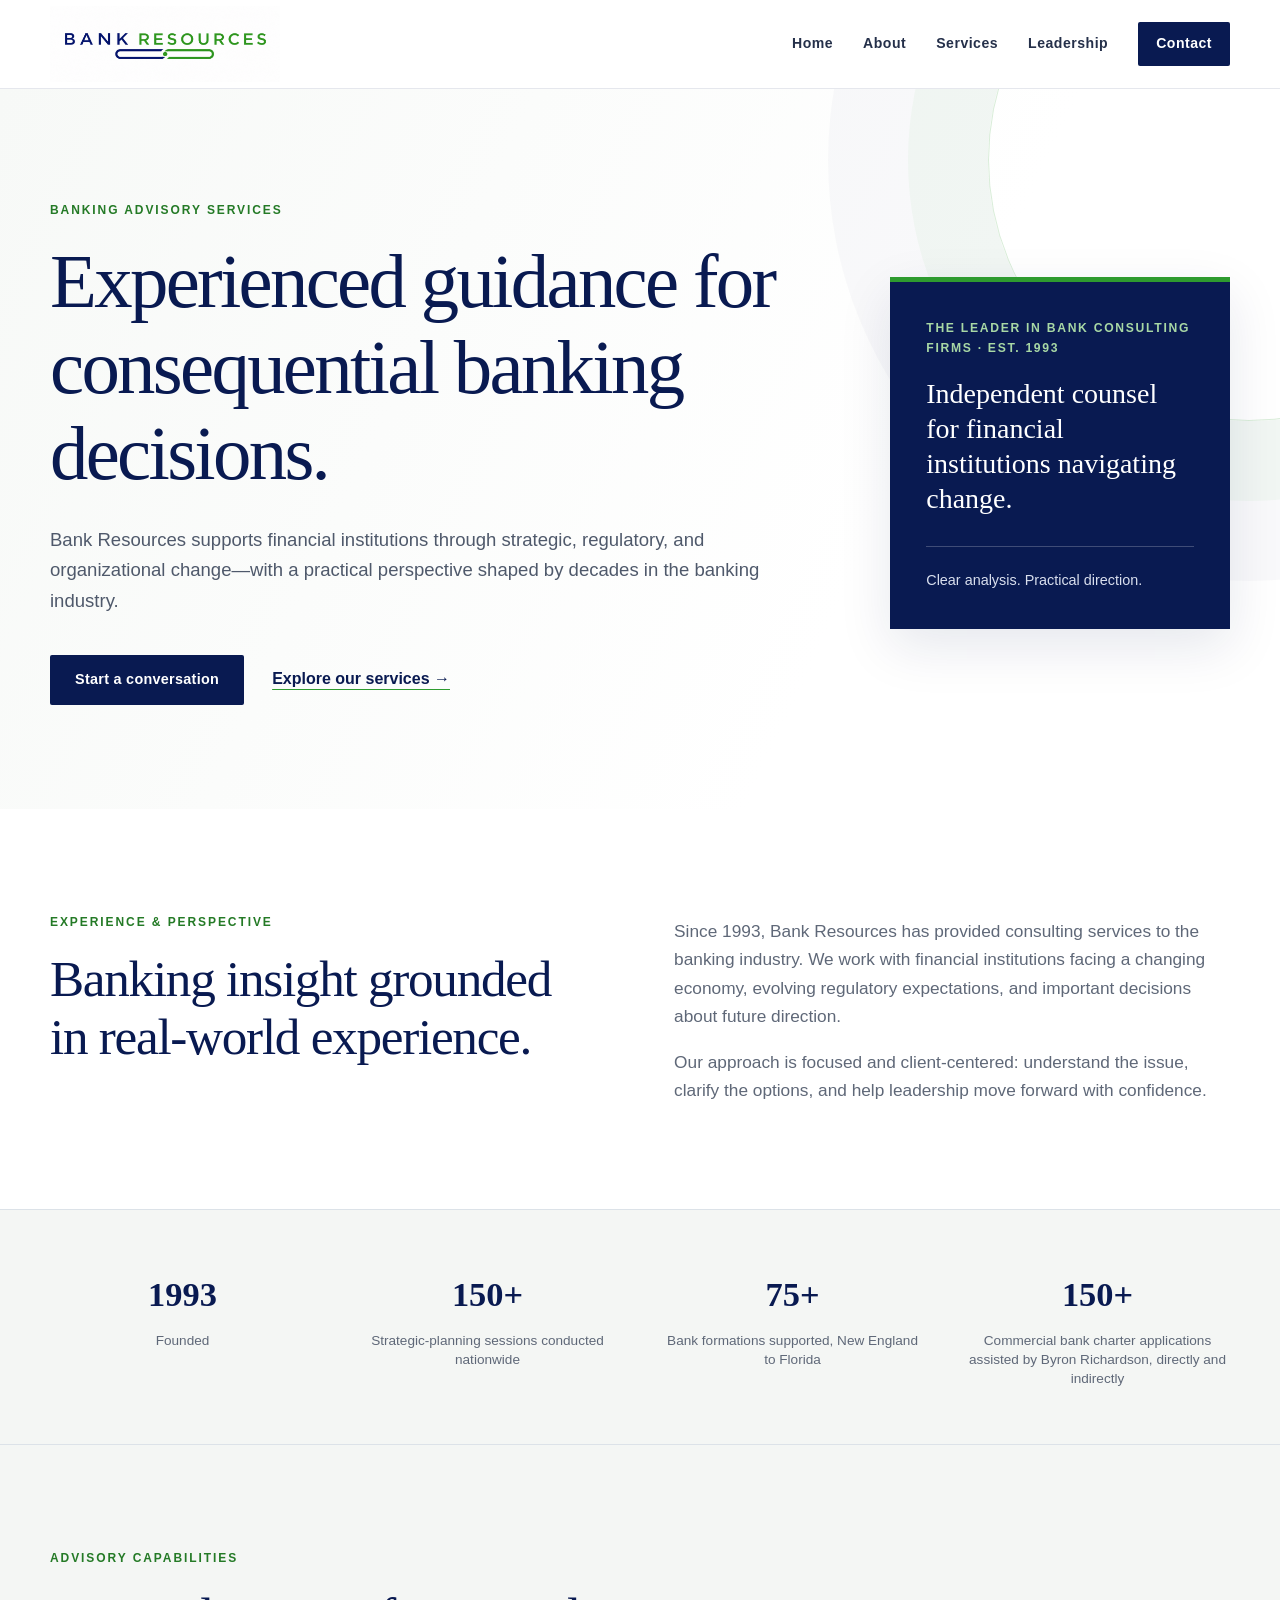
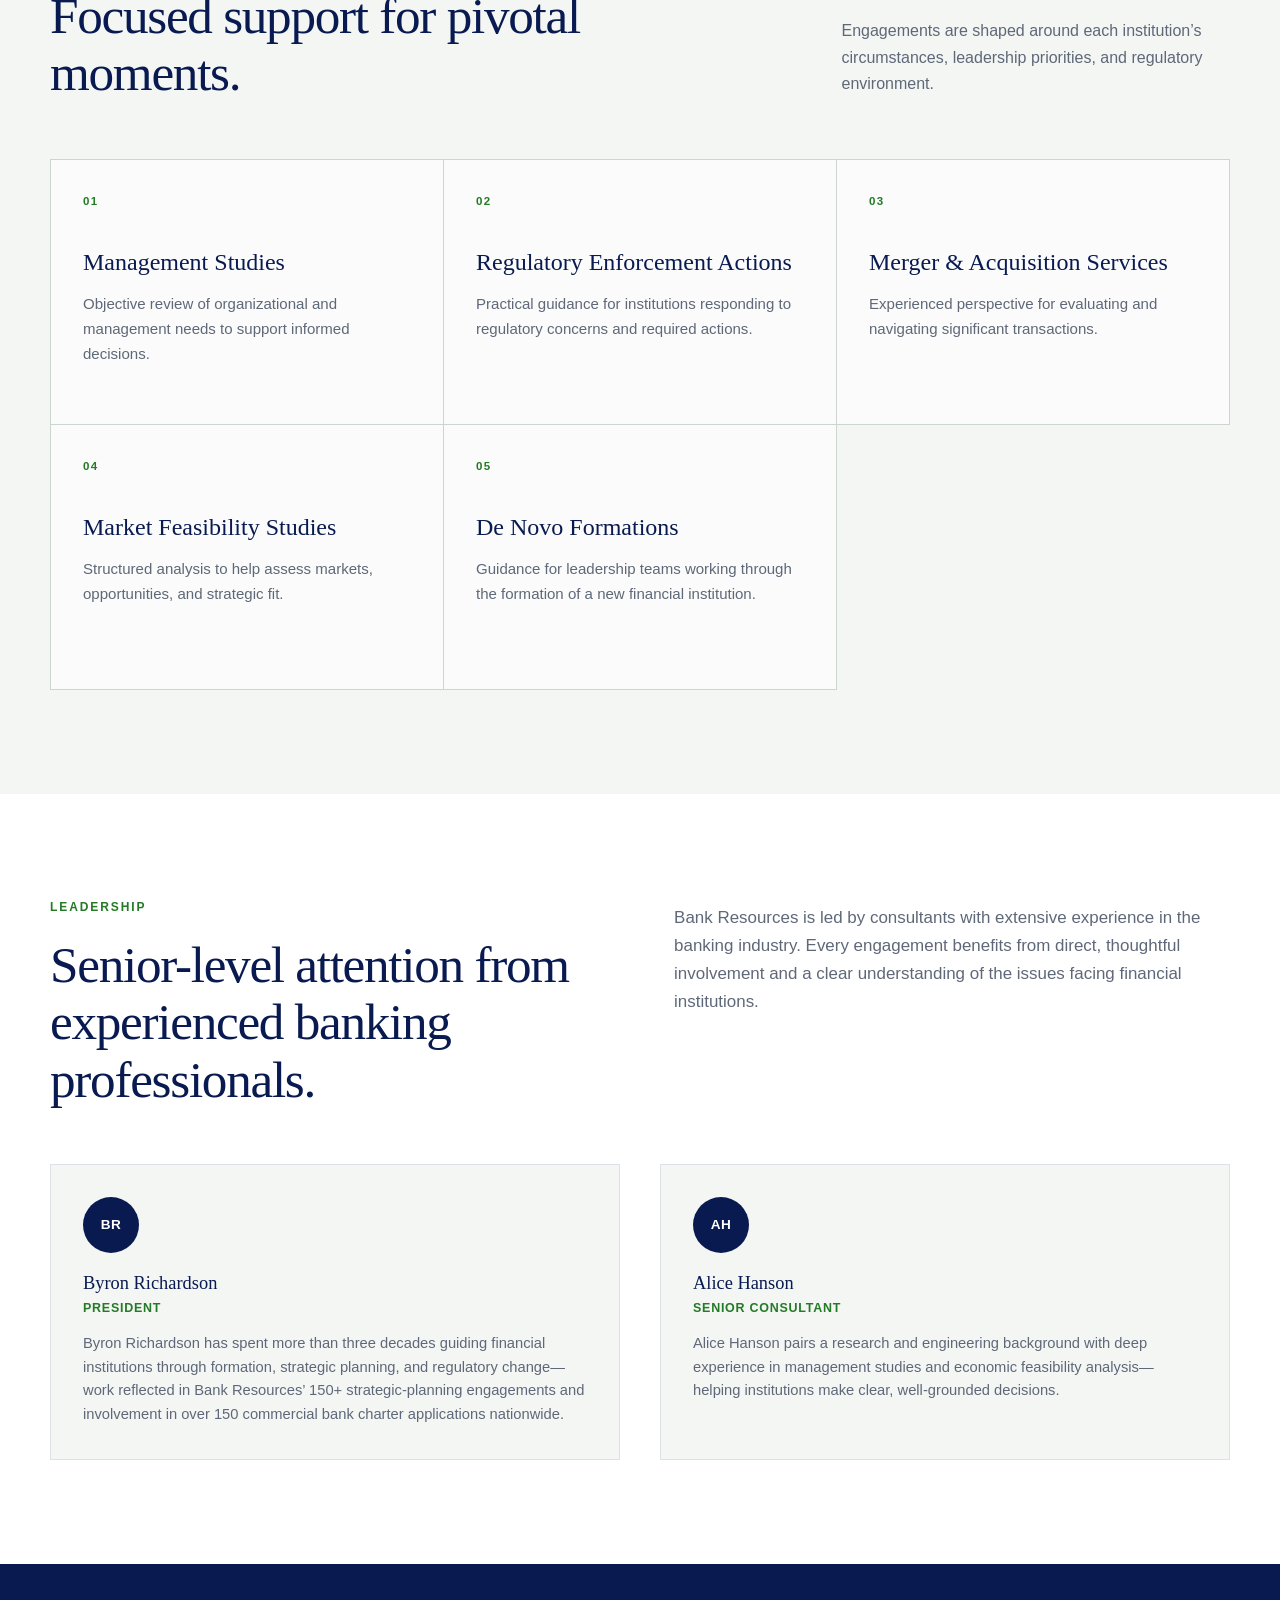
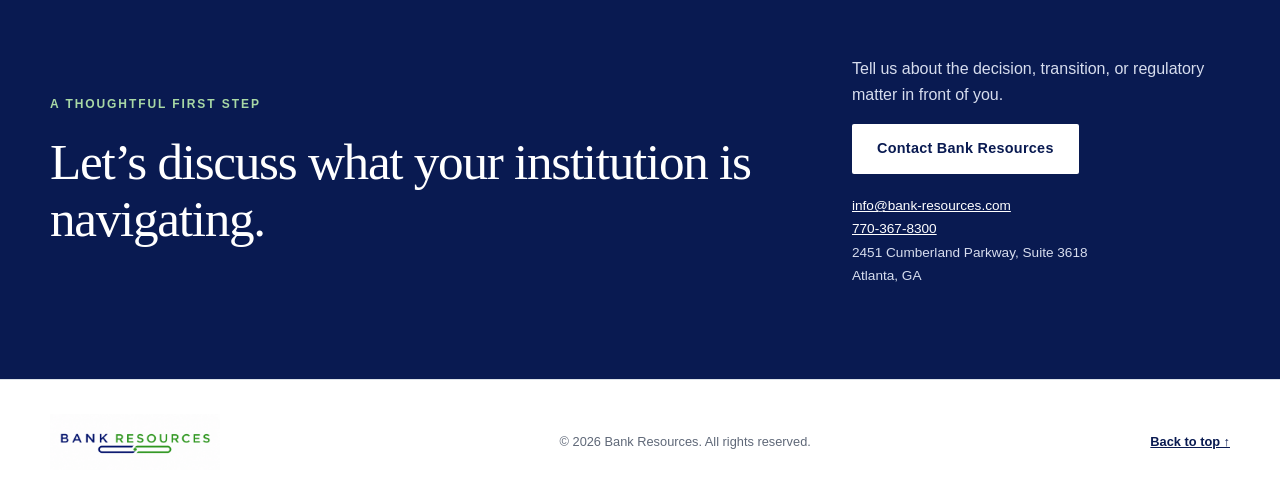
<file: index.html>
<!DOCTYPE html>
<html lang="en">
<head>
  <meta charset="utf-8">
  <meta name="viewport" content="width=device-width, initial-scale=1">
  <meta name="description" content="Bank Resources provides experienced consulting support to financial institutions.">
  <title>Bank Resources | Banking Advisory Services</title>
  <link rel="icon" href="logo.png" type="image/png">
  <link rel="canonical" href="https://bank-resources.com/">
  <meta property="og:type" content="website">
  <meta property="og:site_name" content="Bank Resources">
  <meta property="og:title" content="Bank Resources | Banking Advisory Services">
  <meta property="og:description" content="Bank Resources provides experienced consulting support to financial institutions.">
  <meta property="og:url" content="https://bank-resources.com/">
  <meta property="og:image" content="https://bank-resources.com/logo.png">
  <meta name="twitter:card" content="summary">
  <meta name="twitter:title" content="Bank Resources | Banking Advisory Services">
  <meta name="twitter:description" content="Bank Resources provides experienced consulting support to financial institutions.">
  <meta name="twitter:image" content="https://bank-resources.com/logo.png">
  <link rel="stylesheet" href="styles.css">
  <script src="script.js" defer></script>
</head>
<body>
  <a class="skip-link" href="#main">Skip to content</a>

  <header class="site-header" data-header>
    <div class="shell header-inner">
      <a class="brand" href="#home" aria-label="Bank Resources home">
        <img src="logo.png" alt="Bank Resources — Linking It All Together">
      </a>
      <button class="menu-toggle" type="button" aria-label="Primary navigation menu" aria-expanded="false" aria-controls="primary-nav">
        <span class="menu-label">Menu</span>
        <span class="menu-icon" aria-hidden="true"><i></i><i></i><i></i></span>
      </button>
      <nav id="primary-nav" class="primary-nav" aria-label="Primary navigation">
        <a href="#home">Home</a>
        <a href="#about">About</a>
        <a href="#services">Services</a>
        <a href="#leadership">Leadership</a>
        <a class="nav-cta" href="#contact">Contact</a>
      </nav>
    </div>
  </header>

  <main id="main">
    <section id="home" class="hero">
      <div class="shell hero-grid">
        <div class="hero-copy">
          <p class="eyebrow">Banking advisory services</p>
          <h1>Experienced guidance for consequential banking decisions.</h1>
          <p class="hero-lede">Bank Resources supports financial institutions through strategic, regulatory, and organizational change—with a practical perspective shaped by decades in the banking industry.</p>
          <div class="button-row">
            <a class="button button-primary" href="#contact">Start a conversation</a>
            <a class="text-link" href="#services">Explore our services <span aria-hidden="true">→</span></a>
          </div>
        </div>
        <aside class="hero-panel" aria-label="Bank Resources experience">
          <span class="panel-kicker">The Leader in Bank Consulting Firms &middot; Est. 1993</span>
          <p>Independent counsel for financial institutions navigating change.</p>
          <div class="panel-rule"></div>
          <span class="panel-detail">Clear analysis. Practical direction.</span>
        </aside>
      </div>
    </section>

    <section id="about" class="section about-section">
      <div class="shell split-layout">
        <div>
          <p class="eyebrow">Experience &amp; perspective</p>
          <h2>Banking insight grounded in real-world experience.</h2>
        </div>
        <div class="prose">
          <p>Since 1993, Bank Resources has provided consulting services to the banking industry. We work with financial institutions facing a changing economy, evolving regulatory expectations, and important decisions about future direction.</p>
          <p>Our approach is focused and client-centered: understand the issue, clarify the options, and help leadership move forward with confidence.</p>
        </div>
      </div>
    </section>

    <section class="stats-section" aria-label="Bank Resources by the numbers">
      <div class="shell stats-grid">
        <div class="stat">
          <span class="stat-number">1993</span>
          <span class="stat-label">Founded</span>
        </div>
        <div class="stat">
          <span class="stat-number">150+</span>
          <span class="stat-label">Strategic-planning sessions conducted nationwide</span>
        </div>
        <div class="stat">
          <span class="stat-number">75+</span>
          <span class="stat-label">Bank formations supported, New England to Florida</span>
        </div>
        <div class="stat">
          <span class="stat-number">150+</span>
          <span class="stat-label">Commercial bank charter applications assisted by Byron Richardson, directly and indirectly</span>
        </div>
      </div>
    </section>

    <section id="services" class="section services-section">
      <div class="shell">
        <div class="section-heading">
          <div>
            <p class="eyebrow">Advisory capabilities</p>
            <h2>Focused support for pivotal moments.</h2>
          </div>
          <p>Engagements are shaped around each institution’s circumstances, leadership priorities, and regulatory environment.</p>
        </div>

        <div class="service-grid">
          <article class="service-card">
            <span class="service-number">01</span>
            <h3>Management Studies</h3>
            <p>Objective review of organizational and management needs to support informed decisions.</p>
          </article>
          <article class="service-card">
            <span class="service-number">02</span>
            <h3>Regulatory Enforcement Actions</h3>
            <p>Practical guidance for institutions responding to regulatory concerns and required actions.</p>
          </article>
          <article class="service-card">
            <span class="service-number">03</span>
            <h3>Merger &amp; Acquisition Services</h3>
            <p>Experienced perspective for evaluating and navigating significant transactions.</p>
          </article>
          <article class="service-card">
            <span class="service-number">04</span>
            <h3>Market Feasibility Studies</h3>
            <p>Structured analysis to help assess markets, opportunities, and strategic fit.</p>
          </article>
          <article class="service-card">
            <span class="service-number">05</span>
            <h3>De Novo Formations</h3>
            <p>Guidance for leadership teams working through the formation of a new financial institution.</p>
          </article>
        </div>
      </div>
    </section>

    <section id="leadership" class="section leadership-section">
      <div class="shell">
        <div class="split-layout leadership-intro">
          <div>
            <p class="eyebrow">Leadership</p>
            <h2>Senior-level attention from experienced banking professionals.</h2>
          </div>
          <div class="prose">
            <p>Bank Resources is led by consultants with extensive experience in the banking industry. Every engagement benefits from direct, thoughtful involvement and a clear understanding of the issues facing financial institutions.</p>
          </div>
        </div>

        <!-- Bios polished Sep 2, 2026. Swap .person-avatar for a real <img> headshot once photos are supplied. -->
        <div class="people-grid">
          <article class="person-card">
            <div class="person-avatar" aria-hidden="true">BR</div>
            <h3 class="person-name">Byron Richardson</h3>
            <p class="person-title">President</p>
            <p class="person-bio">Byron Richardson has spent more than three decades guiding financial institutions through formation, strategic planning, and regulatory change&mdash;work reflected in Bank Resources’ 150+ strategic-planning engagements and involvement in over 150 commercial bank charter applications nationwide.</p>
          </article>
          <article class="person-card">
            <div class="person-avatar" aria-hidden="true">AH</div>
            <h3 class="person-name">Alice Hanson</h3>
            <p class="person-title">Senior Consultant</p>
            <p class="person-bio">Alice Hanson pairs a research and engineering background with deep experience in management studies and economic feasibility analysis&mdash;helping institutions make clear, well-grounded decisions.</p>
          </article>
        </div>
      </div>
    </section>

    <section id="contact" class="contact-section">
      <div class="shell contact-inner">
        <div>
          <p class="eyebrow eyebrow-light">A thoughtful first step</p>
          <h2>Let’s discuss what your institution is navigating.</h2>
        </div>
        <div class="contact-action">
          <p>Tell us about the decision, transition, or regulatory matter in front of you.</p>
          <a class="button button-light" href="mailto:info@bank-resources.com">Contact Bank Resources</a>
          <div class="contact-details">
            <p><a href="mailto:info@bank-resources.com">info@bank-resources.com</a></p>
            <p><a href="tel:+17703678300">770-367-8300</a></p>
            <p>2451 Cumberland Parkway, Suite 3618<br>Atlanta, GA</p>
          </div>
        </div>
      </div>
    </section>
  </main>

  <footer class="site-footer">
    <div class="shell footer-inner">
      <img src="logo.png" alt="Bank Resources">
      <p>© <span data-year></span> Bank Resources. All rights reserved.</p>
      <a href="#home">Back to top ↑</a>
    </div>
  </footer>
</body>
</html>
</file>
<file: styles.css>
:root {
  --navy: #091a51;
  --navy-2: #102867;
  --green: #2e9b2f;
  --green-dark: #247a26;
  --ink: #172033;
  --muted: #5f6878;
  --line: #dce2e8;
  --soft: #f4f6f4;
  --white: #fff;
  --shell: 1180px;
  --shadow: 0 18px 50px rgba(9, 26, 81, .1);
  --anchor-offset: 112px;
}

* { box-sizing: border-box; }
html { scroll-behavior: smooth; }
body {
  margin: 0;
  color: var(--ink);
  background: var(--white);
  font-family: Inter, ui-sans-serif, -apple-system, BlinkMacSystemFont, "Segoe UI", Arial, sans-serif;
  font-size: 16px;
  line-height: 1.65;
  -webkit-font-smoothing: antialiased;
}
img { display: block; max-width: 100%; }
a { color: inherit; }
button, a { -webkit-tap-highlight-color: transparent; }
.shell { width: min(calc(100% - 48px), var(--shell)); margin-inline: auto; }
.skip-link { position: fixed; left: 16px; top: -80px; z-index: 100; padding: 12px 18px; color: white; background: var(--navy); }
.skip-link:focus { top: 16px; }
#main, main section[id] { scroll-margin-top: var(--anchor-offset); }

.site-header { position: sticky; top: 0; z-index: 30; background: rgba(255,255,255,.96); border-bottom: 1px solid rgba(9,26,81,.1); backdrop-filter: blur(12px); }
.header-inner { min-height: 88px; display: flex; align-items: center; justify-content: space-between; gap: 32px; }
.brand { flex: 0 0 auto; }
.brand img { width: 230px; height: auto; }
.primary-nav { display: flex; align-items: center; gap: 30px; }
.primary-nav a { color: #25304a; font-size: .88rem; font-weight: 700; letter-spacing: .035em; text-decoration: none; }
.primary-nav a:hover, .primary-nav a:focus-visible { color: var(--green-dark); }
.primary-nav .nav-cta { padding: 10px 18px; color: var(--white); background: var(--navy); border-radius: 2px; }
.primary-nav .nav-cta:hover, .primary-nav .nav-cta:focus-visible { color: white; background: var(--green-dark); }
.menu-toggle { display: none; border: 0; background: transparent; color: var(--navy); font: inherit; font-weight: 700; cursor: pointer; }
.menu-icon { display: grid; gap: 4px; }
.menu-icon i { display: block; width: 22px; height: 2px; background: currentColor; }

.hero { position: relative; overflow: hidden; padding: 112px 0 104px; background: linear-gradient(115deg, #f7f9f7 0%, #fff 67%); }
.hero::after { content: ""; position: absolute; width: 520px; height: 520px; right: -230px; top: -190px; border: 1px solid rgba(46,155,47,.18); border-radius: 50%; box-shadow: 0 0 0 80px rgba(46,155,47,.035), 0 0 0 160px rgba(9,26,81,.025); }
.hero-grid { position: relative; z-index: 1; display: grid; grid-template-columns: minmax(0, 1.55fr) minmax(280px, .7fr); align-items: center; gap: 88px; }
.eyebrow { margin: 0 0 18px; color: var(--green-dark); font-size: .75rem; font-weight: 800; letter-spacing: .16em; text-transform: uppercase; }
h1, h2, h3 { margin: 0; color: var(--navy); font-family: Georgia, "Times New Roman", serif; font-weight: 500; line-height: 1.12; }
h1 { max-width: 790px; font-size: clamp(2.8rem, 6vw, 5rem); letter-spacing: -.035em; }
h2 { font-size: clamp(2.2rem, 4vw, 3.6rem); letter-spacing: -.025em; }
h3 { font-size: 1.5rem; }
.hero-lede { max-width: 720px; margin: 28px 0 0; color: #4f596b; font-size: 1.16rem; }
.button-row { display: flex; align-items: center; gap: 28px; margin-top: 38px; }
.button { display: inline-flex; min-height: 50px; align-items: center; justify-content: center; padding: 12px 24px; border: 1px solid transparent; border-radius: 2px; font-size: .9rem; font-weight: 800; letter-spacing: .02em; text-decoration: none; transition: .2s ease; }
.button-primary { color: white; background: var(--navy); }
.button-primary:hover, .button-primary:focus-visible { background: var(--green-dark); transform: translateY(-1px); }
.text-link { color: var(--navy); font-weight: 800; text-underline-offset: 5px; text-decoration-color: var(--green); }
.text-link:hover, .text-link:focus-visible { color: var(--green-dark); }
.hero-panel { padding: 36px; color: white; background: var(--navy); border-top: 5px solid var(--green); box-shadow: var(--shadow); }
.panel-kicker { display: block; color: #a8d8a5; font-size: .76rem; font-weight: 800; letter-spacing: .14em; text-transform: uppercase; }
.hero-panel p { margin: 18px 0 30px; font-family: Georgia, "Times New Roman", serif; font-size: 1.75rem; line-height: 1.25; }
.panel-rule { height: 1px; background: rgba(255,255,255,.22); }
.panel-detail { display: block; margin-top: 22px; color: #d9dfee; font-size: .9rem; }

.section { padding: 104px 0; }
.split-layout { display: grid; grid-template-columns: .95fr 1fr; gap: 96px; }
.prose { max-width: 620px; color: var(--muted); font-size: 1.08rem; }
.prose p:first-child { margin-top: 4px; }
.prose p:last-child { margin-bottom: 0; }
.services-section { background: var(--soft); }
.section-heading { display: grid; grid-template-columns: 1.3fr .7fr; gap: 70px; align-items: end; margin-bottom: 58px; }
.section-heading > p { margin: 0 0 4px; color: var(--muted); }
.service-grid { display: grid; grid-template-columns: repeat(3, 1fr); border-top: 1px solid #ccd5ce; border-left: 1px solid #ccd5ce; }
.service-card { min-height: 265px; padding: 32px; background: rgba(255,255,255,.62); border-right: 1px solid #ccd5ce; border-bottom: 1px solid #ccd5ce; transition: .2s ease; }
.service-card:hover { position: relative; z-index: 1; background: white; box-shadow: 0 12px 34px rgba(9,26,81,.08); transform: translateY(-2px); }
.service-number { display: block; margin-bottom: 38px; color: var(--green-dark); font-size: .72rem; font-weight: 800; letter-spacing: .12em; }
.service-card p { margin: 16px 0 0; color: var(--muted); font-size: .94rem; }
.stats-section { background: var(--soft); border-top: 1px solid var(--line); border-bottom: 1px solid var(--line); }
.stats-grid { display: grid; grid-template-columns: repeat(4, 1fr); gap: 40px; padding: 56px 0; }
.stat { text-align: center; }
.stat-number { display: block; font-family: Georgia, "Times New Roman", serif; font-size: 2.15rem; font-weight: 700; color: var(--navy); }
.stat-label { display: block; margin-top: 8px; color: var(--muted); font-size: .85rem; line-height: 1.4; }
.leadership-section { background: white; }
.leadership-intro p:not(.eyebrow) { margin-top: 6px; color: var(--muted); font-size: 1.06rem; }
.people-grid { display: grid; grid-template-columns: repeat(2, 1fr); gap: 40px; margin-top: 56px; }
.person-card { padding: 32px; background: var(--soft); border: 1px solid var(--line); }
.person-avatar { display: flex; align-items: center; justify-content: center; width: 56px; height: 56px; margin-bottom: 20px; border-radius: 50%; background: var(--navy); color: white; font-size: .85rem; font-weight: 800; letter-spacing: .04em; }
.person-name { margin: 0; font-size: 1.15rem; }
.person-title { margin: 4px 0 14px; color: var(--green-dark); font-size: .78rem; font-weight: 700; text-transform: uppercase; letter-spacing: .06em; }
.person-bio { margin: 0; color: var(--muted); font-size: .92rem; line-height: 1.6; }

.contact-section { padding: 92px 0; color: white; background: var(--navy); }
.contact-inner { display: grid; grid-template-columns: 1.3fr .7fr; gap: 100px; align-items: center; }
.eyebrow-light { color: #a8d8a5; }
.contact-section h2 { color: white; }
.contact-action p { margin-top: 0; color: #d7ddee; }
.button-light { color: var(--navy); background: white; }
.button-light:hover, .button-light:focus-visible { color: white; background: var(--green-dark); }
.contact-details { margin-top: 20px; color: #d7ddee; font-size: .85rem; line-height: 1.7; }
.contact-details p { margin: 0; }
.contact-details a { color: white; }
.contact-details a:hover, .contact-details a:focus-visible { color: #a8d8a5; }
.site-footer { padding: 34px 0; border-top: 1px solid var(--line); }
.footer-inner { display: flex; align-items: center; justify-content: space-between; gap: 28px; color: var(--muted); font-size: .8rem; }
.footer-inner img { width: 170px; }
.footer-inner a { color: var(--navy); font-weight: 700; }
.error-section { min-height: calc(100vh - 157px); display: grid; place-items: center; padding: 96px 0; background: linear-gradient(115deg, #f7f9f7 0%, #fff 67%); }
.error-card { width: min(100%, 760px); padding: 64px; text-align: center; background: white; border-top: 5px solid var(--green); box-shadow: var(--shadow); }
.error-code { margin: 0 0 14px; color: var(--green-dark); font-size: .78rem; font-weight: 800; letter-spacing: .16em; text-transform: uppercase; }
.error-card p:not(.error-code) { max-width: 520px; margin: 24px auto 32px; color: var(--muted); font-size: 1.08rem; }

@media (max-width: 900px) {
  .menu-toggle { display: flex; align-items: center; gap: 10px; }
  .primary-nav { display: none; position: absolute; left: 0; right: 0; top: 100%; padding: 12px 24px 24px; background: white; border-bottom: 1px solid var(--line); box-shadow: 0 18px 30px rgba(9,26,81,.08); }
  .primary-nav.is-open { display: grid; }
  .primary-nav a { padding: 10px 0; }
  .primary-nav .nav-cta { margin-top: 6px; text-align: center; }
  .hero { padding: 84px 0; }
  .hero-grid, .split-layout, .section-heading, .contact-inner { grid-template-columns: 1fr; }
  .hero-grid { gap: 54px; }
  .hero-panel { max-width: 560px; }
  .split-layout, .section-heading { gap: 34px; }
  .service-grid { grid-template-columns: repeat(2, 1fr); }
  .service-grid .service-card:last-child { grid-column: span 2; }
  .stats-grid { grid-template-columns: repeat(2, 1fr); gap: 28px 40px; padding: 44px 0; }
  .contact-inner { gap: 38px; }
}

@media (max-width: 600px) {
  :root { --anchor-offset: 98px; }
  .shell { width: min(calc(100% - 32px), var(--shell)); }
  .header-inner { min-height: 74px; }
  .brand img { width: 190px; }
  .menu-label { display: none; }
  .hero { padding: 66px 0 70px; }
  h1 { font-size: clamp(2.45rem, 13vw, 3.5rem); }
  .hero-lede { font-size: 1.04rem; }
  .button-row { align-items: stretch; flex-direction: column; gap: 20px; }
  .button-row .text-link { text-align: center; }
  .hero-panel { padding: 28px; }
  .hero-panel p { font-size: 1.5rem; }
  .section { padding: 76px 0; }
  .service-grid { grid-template-columns: 1fr; }
  .service-grid .service-card:last-child { grid-column: auto; }
  .service-card { min-height: auto; padding: 28px; }
  .service-number { margin-bottom: 25px; }
  .stats-grid { grid-template-columns: 1fr; gap: 24px; padding: 40px 0; }
  .people-grid { grid-template-columns: 1fr; gap: 24px; margin-top: 40px; }
  .contact-section { padding: 72px 0; }
  .button-light { width: 100%; }
  .footer-inner { align-items: flex-start; flex-direction: column; gap: 16px; }
  .footer-inner p { margin: 0; }
  .error-section { min-height: calc(100vh - 143px); padding: 64px 0; }
  .error-card { padding: 42px 24px; }
}

@media (prefers-reduced-motion: reduce) {
  html { scroll-behavior: auto; }
  *, *::before, *::after { transition-duration: .01ms !important; }
}
</file>
